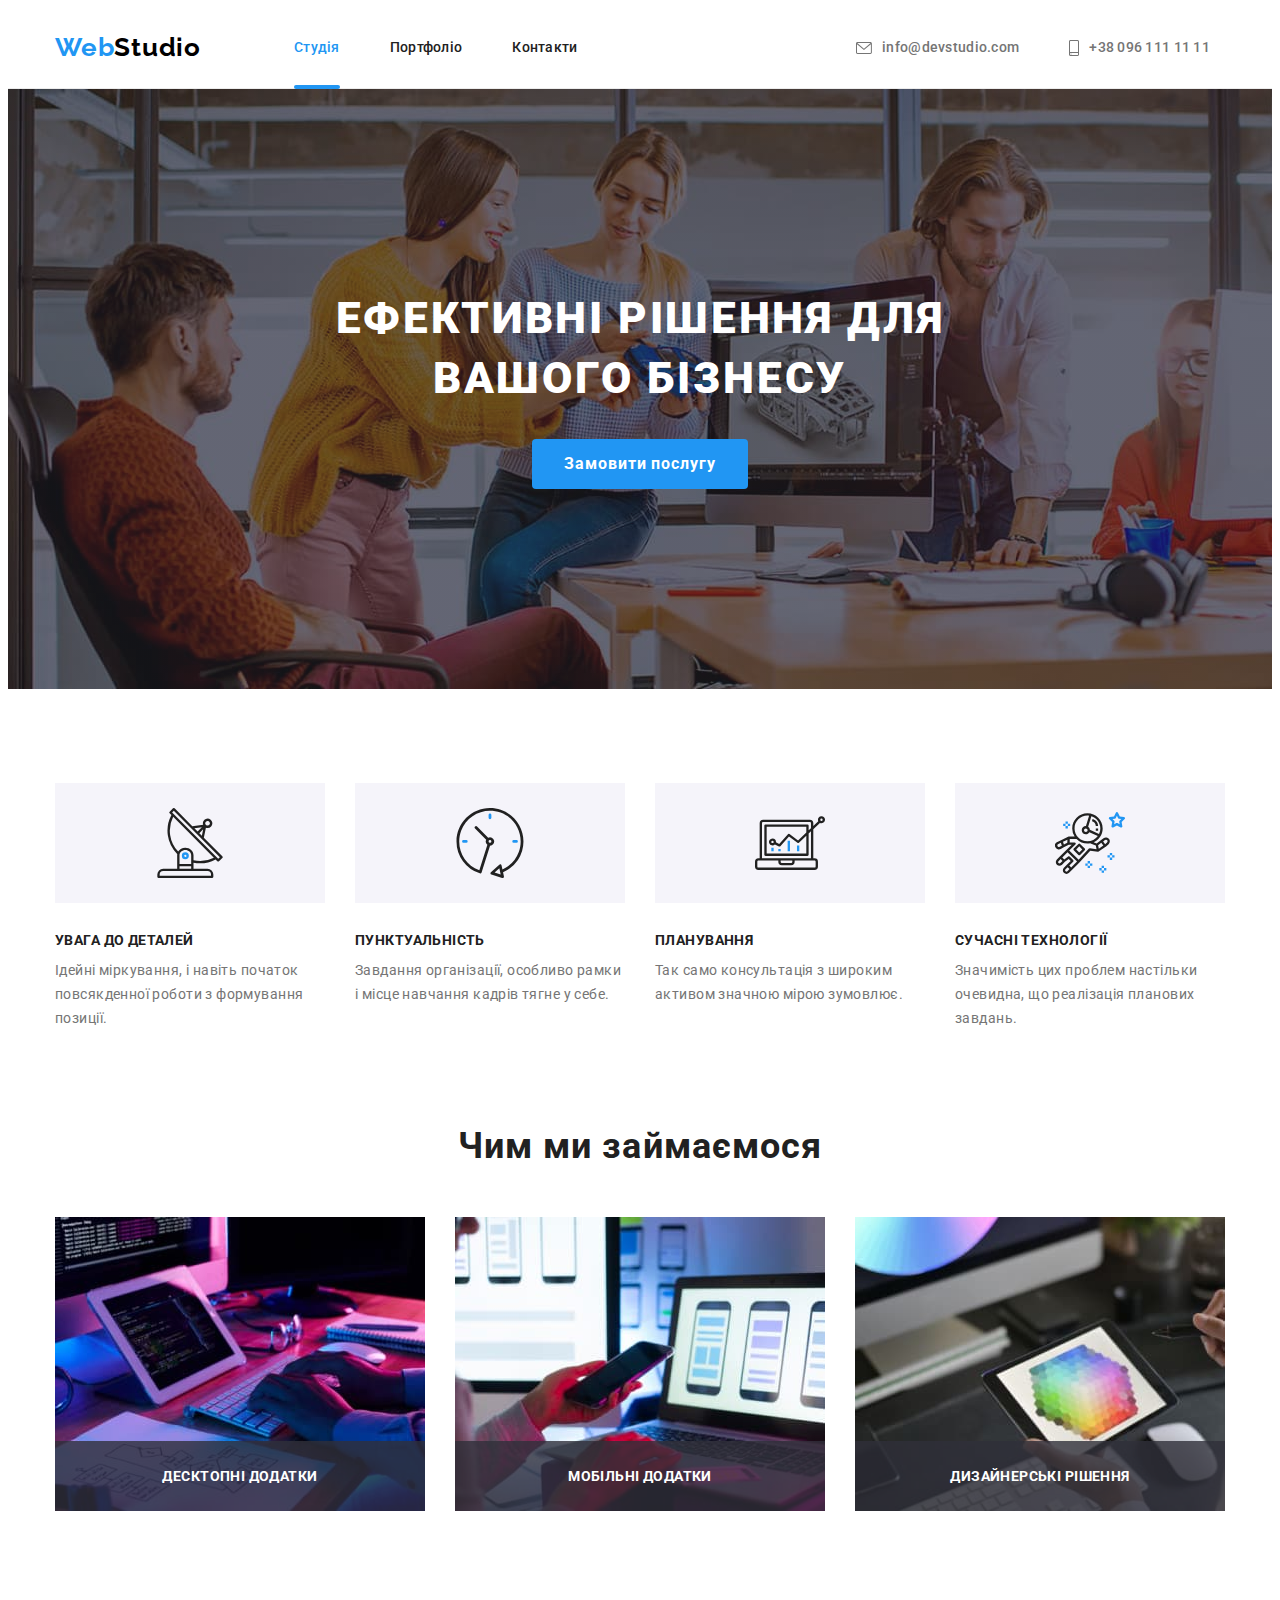
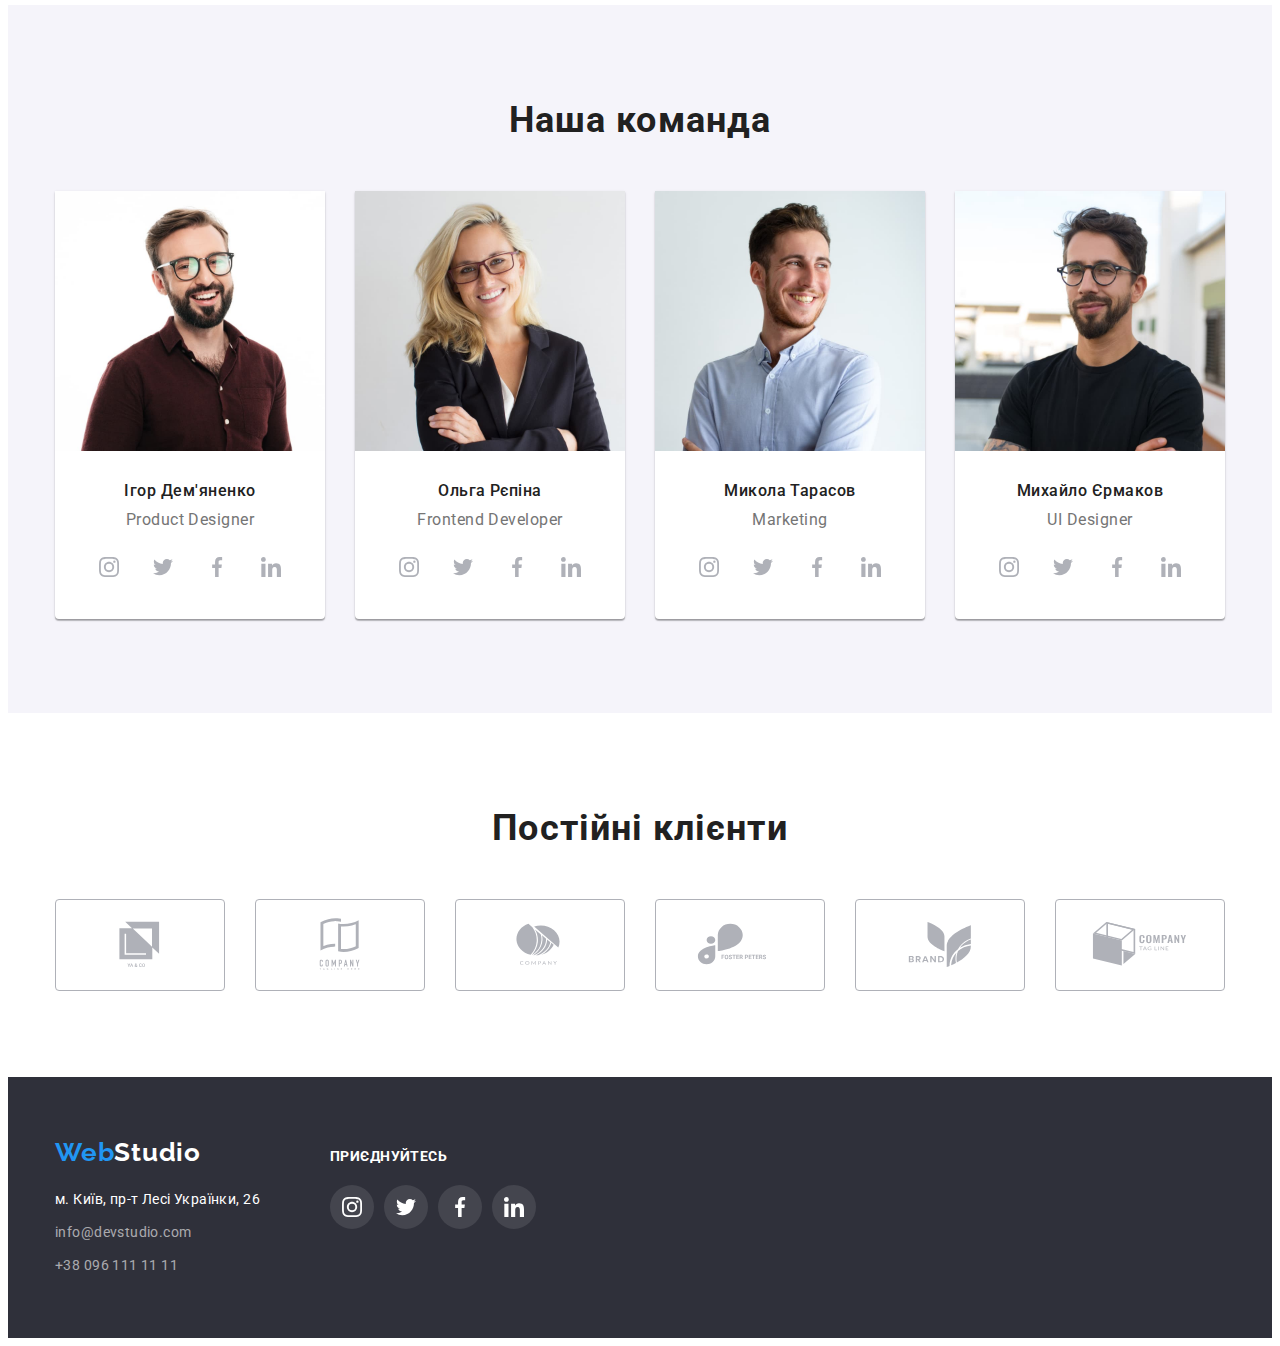
<file: index.html>
<!DOCTYPE html>
<html lang="uk">
<head>
    <meta charset="UTF-8">
    <meta http-equiv="X-UA-Compatible" content="IE=edge">
    <meta name="viewport" content="width=device-width, initial-scale=1.0">
    <title>Студія</title>
    <link rel="preconnect" href="https://fonts.googleapis.com">
    <link rel="preconnect" href="https://fonts.gstatic.com" crossorigin>
    <link href="https://fonts.googleapis.com/css2?family=Raleway:wght@700&family=Roboto:wght@400;500;700;900&display=swap"
        rel="stylesheet">
    <link rel="stylesheet" href="https://cdnjs.cloudflare.com/ajax/libs/modern-normalize/1.1.0/modern-normalize.min.css"
        integrity="sha512-wpPYUAdjBVSE4KJnH1VR1HeZfpl1ub8YT/NKx4PuQ5NmX2tKuGu6U/JRp5y+Y8XG2tV+wKQpNHVUX03MfMFn9Q=="
        crossorigin="anonymous" referrerpolicy="no-referrer" />
    <link rel="stylesheet" href="./css/styles.css">
</head>
<body>
    <header class="header">
        <div class="container header-container">
            <a class="header-logo" href="./index.html">
                <span class="header-logo-web">Web</span><span class="header-logo-studio">Studio</span>
            </a>
            <nav class="navigation">
                <ul class="navigation-list">
                    <li class="navigation-item-list">
                        <a class="navigation-item current" href="./index.html">Студія</a>
                    </li>
                    <li class="navigation-item-list">
                        <a class="navigation-item" href="./portfolio.html">Портфоліо</a>
                    </li>
                    <li class="navigation-item-list">
                        <a class="navigation-item" href="">Контакти</a>
                    </li>
                </ul>
            </nav>
            <ul class="contacts-list">
                <li class="contacts-list-item">
                    <a class="contacts-header" href="mailto:info@devstudio.com"> 
                        <svg class="contacts-icon" width="16px" height="12px">
                          <use href="./images/icons.svg#envelope"></use>
                        </svg>
                        info@devstudio.com
                    </a>
                </li>
                <li class="contacts-list-item">
                    <a class="contacts-header" href="tel:+380961111111">
                        <svg class="contacts-icon" width="10px" height="16px">
                            <use href="./images/icons.svg#smartphone"></use>
                        </svg>
                        +38 096 111 11 11</a></li>
            </ul>
        </div>
    </header>
    <main>
        <section class="section hero">
            <div class="container">
                <h1 class="main-title">Ефективні рішення для вашого бізнесу</h1>
                <button type="button" class="btn order-btn"  data-modal-open>Замовити послугу</button>
            </div>
        </section>
        <section class="section advantages">
            <div class="container">
                <h2 class="visually-hidden">Переваги</h2>
                <ul class="advantages-list">
                    <li>
                        <div class="advantages-icon">
                            <svg class="advantages-icon-item" width="70px" height="70px">
                                <use href="./images/icons.svg#antenna"></use>
                              </svg>
                        </div>
                        <div class="advantages-item">
                            <h3 class="advantages-title">УВАГА ДО ДЕТАЛЕЙ</h3>
                            <p class="advantages-paragraph">Ідейні міркування, і навіть початок повсякденної роботи з формування позиції.</p>
                        </div>
                    </li>
                    <li>
                        <div class="advantages-icon">
                            <svg class="advantages-icon-item" width="70px" height="70px">
                                <use href="./images/icons.svg#clock"></use>
                              </svg>
                        </div>
                        <div class="advantages-item">
                            <h3 class="advantages-title">ПУНКТУАЛЬНІСТЬ</h3>
                            <p class="advantages-paragraph">Завдання організації, особливо рамки і місце навчання кадрів тягне у себе.</p>
                        </div>
                    </li>
                    <li>
                        <div class="advantages-icon">
                            <svg class="advantages-icon-item" width="70px" height="70px">
                                <use href="./images/icons.svg#diagram"></use>
                              </svg>
                        </div>
                        <div class="advantages-item">
                            <h3 class="advantages-title">ПЛАНУВАННЯ</h3>
                            <p class="advantages-paragraph">Так само консультація з широким активом значною мірою зумовлює.</p>
                        </div>
                    </li>
                    <li>
                        <div class="advantages-icon">
                            <svg class="advantages-icon-item" width="70px" height="70px">
                                <use href="./images/icons.svg#astronaut"></use>
                              </svg>
                        </div>
                        <div class="advantages-item">
                            <h3 class="advantages-title">СУЧАСНІ ТЕХНОЛОГІЇ</h3>
                            <p class="advantages-paragraph">Значимість цих проблем настільки очевидна, що реалізація планових завдань.</p>
                        </div>
                    </li>
                </ul>
            </div>
        </section>
        <section class="section works">
            <div class="container">
                <h2 class="title-h2">Чим ми займаємося</h2>
                <ul class="works-box">
                    <li>
                        <div class="works-wrapper">
                            <img src="./images/img1.jpg" alt="Верстка" width="370" height="294">
                            <div class="works-overlay">
                                <p class="works-overlay-text">десктопні додатки</p>
                            </div>
                        </div> 
                    </li>
                    <li>
                        <div class="works-wrapper">
                            <img src="./images/img2.jpg" alt="Додатки" width="370" height="294">
                            <div class="works-overlay">
                                <p class="works-overlay-text">мобільні додатки</p>
                            </div>
                        </div> 
                    </li>
                    <li>
                        <div class="works-wrapper">
                            <img src="./images/img3.jpg" alt="Дизайн" width="370" height="294">
                            <div class="works-overlay">
                                <p class="works-overlay-text">дизайнерські рішення</p>
                            </div>
                        </div>
                    </li>
                </ul>
            </div>
        </section>
        <section class="section team">
            <div class="container">
                <h2 class="title-h2 our-team">Наша команда</h2>
                <ul class="team-list">
                    <li class="team-box">
                        <img src="./images/ihor.jpg" alt="Ігор Дем'яненко" width="270" height="260">
                        <div class="name-card">
                            <h3 class="name">Ігор Дем'яненко</h3>
                            <p class="position">Product Designer</p>
                        </div>
                        <ul class="social-list">
                            <li class="socials">
                                <a href="" class="social-link">
                                    <svg class="social-icon" width="20" height="20">
                                      <use href="./images/icons.svg#instagram-1"></use>
                                    </svg>
                                </a>
                            </li>
                            <li class="socials">
                                <a href="" class="social-link">
                                    <svg class="social-icon" width="20" height="20">
                                        <use href="./images/icons.svg#twitter-1"></use>
                                    </svg>
                                </a>
                            </li>
                            <li class="socials">
                                <a href="" class="social-link">
                                    <svg class="social-icon" width="20" height="20">
                                        <use href="./images/icons.svg#facebook-1"></use>
                                    </svg>
                                </a>
                            </li>
                            <li class="socials">
                                <a href="" class="social-link">
                                    <svg class="social-icon" width="20" height="20">
                                        <use href="./images/icons.svg#linkedin-1"></use>
                                    </svg>
                                </a>
                            </li>
                        </ul>
                    </li>
                    <li class="team-box">
                        <img src="./images/olha.jpg" alt="Ольга Рєпіна" width="270" height="260">
                        <div class="name-card">
                            <h3 class="name">Ольга Рєпіна</h3>
                            <p class="position">Frontend Developer</p>
                        </div>
                        <ul class="social-list">
                            <li class="socials">
                                <a href="" class="social-link">
                                    <svg class="social-icon" width="20" height="20">
                                      <use href="./images/icons.svg#instagram-1"></use>
                                    </svg>
                                </a>
                            </li>
                            <li class="socials">
                                <a href="" class="social-link">
                                    <svg class="social-icon" width="20" height="20">
                                        <use href="./images/icons.svg#twitter-1"></use>
                                    </svg>
                                </a>
                            </li>
                            <li class="socials">
                                <a href="" class="social-link">
                                    <svg class="social-icon" width="20" height="20">
                                        <use href="./images/icons.svg#facebook-1"></use>
                                    </svg>
                                </a>
                            </li>
                            <li class="socials">
                                <a href="" class="social-link">
                                    <svg class="social-icon" width="20" height="20">
                                        <use href="./images/icons.svg#linkedin-1"></use>
                                    </svg>
                                </a>
                            </li>
                        </ul>
                    </li>
                    <li class="team-box">
                        <img src="./images/mykola.jpg" alt="Микола Тарасов" width="270" height="260">
                        <div class="name-card">
                            <h3 class="name">Микола Тарасов</h3>
                            <p class="position">Marketing</p>
                        </div>
                        <ul class="social-list">
                            <li class="socials">
                                <a href="" class="social-link">
                                    <svg class="social-icon" width="20" height="20">
                                      <use href="./images/icons.svg#instagram-1"></use>
                                    </svg>
                                </a>
                            </li>
                            <li class="socials">
                                <a href="" class="social-link">
                                    <svg class="social-icon" width="20" height="20">
                                        <use href="./images/icons.svg#twitter-1"></use>
                                    </svg>
                                </a>
                            </li>
                            <li class="socials">
                                <a href="" class="social-link">
                                    <svg class="social-icon" width="20" height="20">
                                        <use href="./images/icons.svg#facebook-1"></use>
                                    </svg>
                                </a>
                            </li>
                            <li class="socials">
                                <a href="" class="social-link">
                                    <svg class="social-icon" width="20" height="20">
                                        <use href="./images/icons.svg#linkedin-1"></use>
                                    </svg>
                                </a>
                            </li>
                        </ul>
                    </li>
                    <li class="team-box">
                        <img src="./images/mykhailo.jpg" alt="Михайло Єрмаков" width="270" height="260">
                        <div class="name-card">
                            <h3 class="name">Михайло Єрмаков</h3>
                            <p class="position">UI Designer</p>
                        </div>
                        <ul class="social-list">
                            <li class="socials">
                                <a href="" class="social-link">
                                    <svg class="social-icon" width="20" height="20">
                                      <use href="./images/icons.svg#instagram-1"></use>
                                    </svg>
                                </a>
                            </li>
                            <li class="socials">
                                <a href="" class="social-link">
                                    <svg class="social-icon" width="20" height="20">
                                        <use href="./images/icons.svg#twitter-1"></use>
                                    </svg>
                                </a>
                            </li>
                            <li class="socials">
                                <a href="" class="social-link">
                                    <svg class="social-icon" width="20" height="20">
                                        <use href="./images/icons.svg#facebook-1"></use>
                                    </svg>
                                </a>
                            </li>
                            <li class="socials">
                                <a href="" class="social-link">
                                    <svg class="social-icon" width="20" height="20">
                                        <use href="./images/icons.svg#linkedin-1"></use>
                                    </svg>
                                </a>
                            </li>
                        </ul>
                    </li>
                </ul>
            </div>
        </section>
        <section class="section clients">
            <div class="container">
                <h2 class="title-h2">Постійні клієнти</h2>
                <ul class="clients-list">
                    <li class="client-item">
                        <a href="" class="client-link">
                            <svg class="client-icon" width="170px" height="92px">
                              <use href="./images/icons.svg#logo1"></use>
                            </svg>
                        </a>
                    </li>
                    <li class="client-item">
                        <a href="" class="client-link">
                            <svg class="client-icon" width="170px" height="92px">
                                <use href="./images/icons.svg#logo2"></use>
                            </svg>
                        </a>
                    </li>
                    <li class="client-item">
                        <a href="" class="client-link">
                            <svg class="client-icon" width="170px" height="92px">
                                <use href="./images/icons.svg#logo3"></use>
                            </svg>
                        </a>
                    </li>
                    <li class="client-item">
                        <a href="" class="client-link">
                            <svg class="client-icon" width="170px" height="92px">
                                <use href="./images/icons.svg#logo4"></use>
                            </svg>
                        </a>
                    </li>
                    <li class="client-item">
                        <a href="" class="client-link">
                            <svg class="client-icon" width="170px" height="92px">
                                <use href="./images/icons.svg#logo5"></use>
                            </svg>
                        </a>
                    </li>
                    <li class="client-item">
                        <a href="" class="client-link">
                            <svg class="client-icon" width="170px" height="92px">
                                <use href="./images/icons.svg#logo6"></use>
                            </svg>
                        </a>
                    </li>
                </ul>
            </div>
        </section>
    </main>
    <footer>
        <div class="container footer-container">
            <div class="contacts-container-footer">
                <a class="footer-logo" href="./index.html">
                    <span class="footer-logo-web">Web</span><span class="footer-logo-studio">Studio</span>
                </a>
                <address>
                    <ul>
                        <li class="contacts-list-footer">
                            <a class="address" href="https://goo.gl/maps/gof1zhiNNg2WMiFN7" target="_blank"
                                rel="noopener noreferrer nofollow">
                                м. Київ, пр-т Лесі Українки, 26
                            </a>
                        </li>
                        <li class="contacts-list-footer"><a class="contacts-footer" href="mailto:info@devstudio.com">info@devstudio.com</a></li>
                        <li class="contacts-list-footer"><a class="contacts-footer" href="tel:+380961111111">+38 096 111 11 11</a></li>
                    </ul>
                </address>
            </div> 
            <div class="socials-container-footer">
                <p class="sign-footer">приєднуйтесь</p>
                <ul class="socials-list-footer">
                    <li class="socials-item-footer">
                        <a href="" class="social-link-footer">
                            <svg class="social-icon-footer" width="20" height="20">
                              <use href="./images/icons.svg#instagram-footer"></use>
                            </svg>
                        </a>
                    </li>
                    <li class="socials-item-footer">
                        <a href="" class="social-link-footer">
                            <svg class="social-icon-footer" width="20" height="20">
                                <use href="./images/icons.svg#twitter-footer"></use>
                            </svg>
                        </a>
                    </li>
                    <li class="socials-item-footer">
                        <a href="" class="social-link-footer">
                            <svg class="social-icon-footer" width="20" height="20">
                                <use href="./images/icons.svg#facebook-footer"></use>
                            </svg>
                        </a>
                    </li>
                    <li class="socials-item-footer">
                        <a href="" class="social-link-footer">
                            <svg class="social-icon-footer" width="20" height="20">
                                <use href="./images/icons.svg#linkedin-footer"></use>
                            </svg>
                        </a>
                    </li>
                </ul>
            </div>
        </div>
    </footer>
    <div class="backdrop is-hidden" data-modal>
        <div class="modal">
            <button class="btn-close" type="button" data-modal-close>
                <svg class="btn-close-icon" width="18" height="18">
                  <use href="./images/icons.svg#close-btn"></use>
                </svg>
            </button>
        </div>
    </div>
    <script src="./js/modal.js"></script>
</body>
</html>
</file>
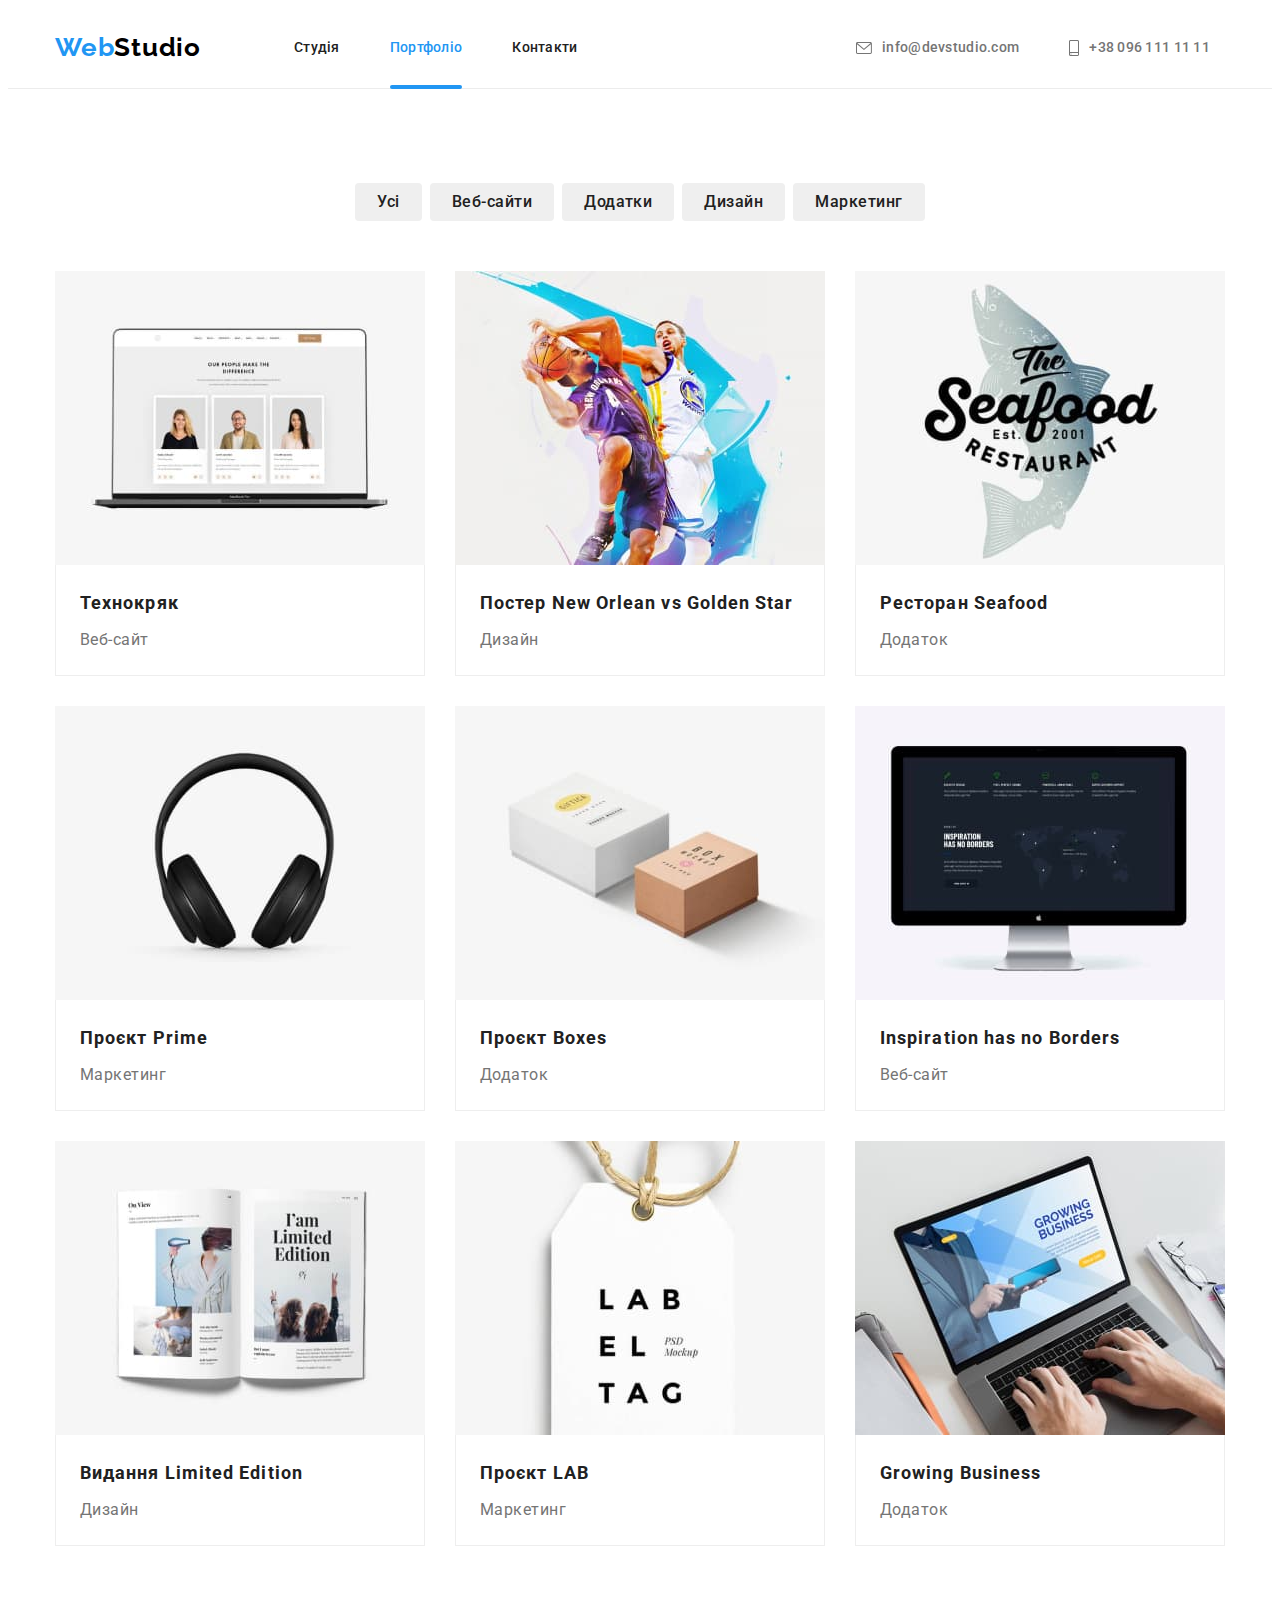
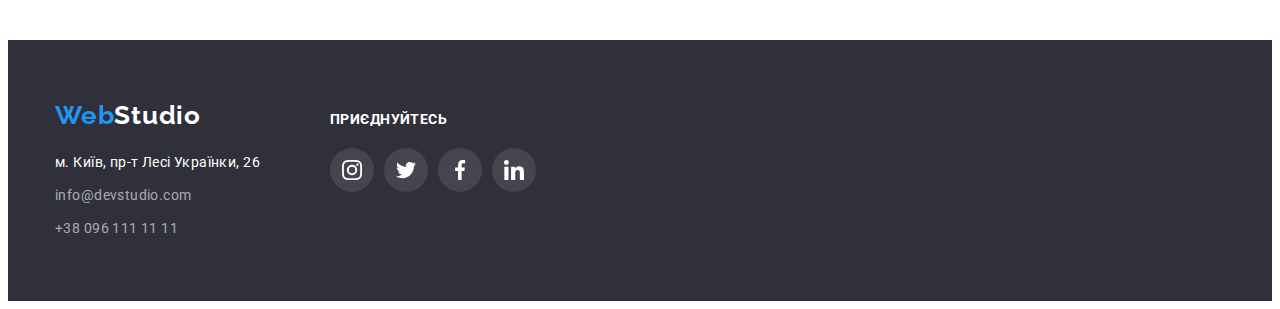
<file: portfolio.html>
<!DOCTYPE html>
<html lang="uk">
<head>
    <meta charset="UTF-8">
    <meta http-equiv="X-UA-Compatible" content="IE=edge">
    <meta name="viewport" content="width=device-width, initial-scale=1.0">
    <title>Портфоліо</title>
    <link rel="preconnect" href="https://fonts.googleapis.com">
    <link rel="preconnect" href="https://fonts.gstatic.com" crossorigin>
    <link href="https://fonts.googleapis.com/css2?family=Raleway:wght@700&family=Roboto:wght@400;500;700;900&display=swap"
        rel="stylesheet">
    <link rel="stylesheet" href="https://cdnjs.cloudflare.com/ajax/libs/modern-normalize/1.1.0/modern-normalize.min.css"
        integrity="sha512-wpPYUAdjBVSE4KJnH1VR1HeZfpl1ub8YT/NKx4PuQ5NmX2tKuGu6U/JRp5y+Y8XG2tV+wKQpNHVUX03MfMFn9Q=="
        crossorigin="anonymous" referrerpolicy="no-referrer" />
    <link rel="stylesheet" href="./css/styles.css">
</head>
<body>
    <header class="header">
        <div class="container header-container">
            <a class="header-logo" href="./index.html">
                <span class="header-logo-web">Web</span><span class="header-logo-studio">Studio</span>
            </a>
            <nav class="navigation">
                <ul class="navigation-list">
                    <li class="navigation-item-list">
                        <a class="navigation-item" href="./index.html">Студія</a>
                    </li>
                    <li class="navigation-item-list">
                        <a class="navigation-item current" href="./portfolio.html">Портфоліо</a>
                    </li>
                    <li class="navigation-item-list">
                        <a class="navigation-item" href="">Контакти</a>
                    </li>
                </ul>
            </nav>
            <ul class="contacts-list">
                <li class="contacts-list-item">
                    <a class="contacts-header" href="mailto:info@devstudio.com"> 
                        <svg class="contacts-icon" width="16px" height="12px">
                          <use href="./images/icons.svg#envelope"></use>
                        </svg>
                        info@devstudio.com
                    </a>
                </li>
                <li class="contacts-list-item">
                    <a class="contacts-header" href="tel:+380961111111">
                        <svg class="contacts-icon" width="10px" height="16px">
                            <use href="./images/icons.svg#smartphone"></use>
                        </svg>
                        +38 096 111 11 11</a></li>
            </ul>
        </div>
    </header>
    <main>
        <section class="section examples">
            <div class="container">
                <h1 class="visually-hidden">Приклади робіт</h1>
                <ul class="btn-list">
                    <li class="btn-item"><button type="button" class="btn filter-btn">Усі</button></li>
                    <li class="btn-item"><button type="button" class="btn filter-btn">Веб-сайти</button></li>
                    <li class="btn-item"><button type="button" class="btn filter-btn">Додатки</button></li>
                    <li class="btn-item"><button type="button" class="btn filter-btn">Дизайн</button></li>
                    <li class="btn-item"><button type="button" class="btn filter-btn">Маркетинг</button></li>
                </ul>
                <ul class="examples-cards">
                    <li class="example-item">
                        <a class="card-item" href="">
                            <div class="card-wrapper">
                                <img src="./images/tekhnokriak.jpg" alt="Технокряк" width="370" height="294">
                                <div class="card-overlay">
                                    <p class="card-overlay-text">Ресурс пропонує комплексні пропозиції з різним рівнем функціоналу та сервісів. Все це дозволить відвідувачу отримати вичерпні відомості про компанію чи приватну особу.</p>
                                </div>
                            </div>
                            <div class="card-sign">
                                <h2 class="card-title">Технокряк</h2>
                                <p class="card-filter">Веб-сайт</p>
                            </div>
                        </a>
                    </li>
                    <li class="example-item">
                        <a class="card-item" href="">
                            <div class="card-wrapper">
                                <img src="./images/neworlean.jpg" alt="Постер New Orlean" width="370" height="294">
                                <div class="card-overlay">
                                    <p class="card-overlay-text">Ресурс пропонує комплексні пропозиції з різним рівнем функціоналу та сервісів. Все це дозволить відвідувачу отримати вичерпні відомості про компанію чи приватну особу.</p>
                                </div>
                            </div>
                            <div class="card-sign">
                                <h2 class="card-title">Постер New Orlean vs Golden Star</h2>
                                <p class="card-filter">Дизайн</p>
                            </div>   
                        </a>
                    </li>
                    <li class="example-item">
                        <a class="card-item" href="">
                            <div class="card-wrapper">
                                <img src="./images/seafood.jpg" alt="Ресторан Seafood" width="370" height="294">
                                <div class="card-overlay">
                                    <p class="card-overlay-text">Ресурс пропонує комплексні пропозиції з різним рівнем функціоналу та сервісів. Все це дозволить відвідувачу отримати вичерпні відомості про компанію чи приватну особу.</p>
                                </div>
                            </div>
                            <div class="card-sign">
                                <h2 class="card-title">Ресторан Seafood</h2>
                                <p class="card-filter">Додаток</p>
                            </div>
                        </a>
                    </li>
                    <li class="example-item">
                        <a class="card-item" href="">
                            <div class="card-wrapper">
                                <img src="./images/prime.jpg" alt="Проєкт Prime" width="370" height="294">
                                <div class="card-overlay">
                                    <p class="card-overlay-text">Ресурс пропонує комплексні пропозиції з різним рівнем функціоналу та сервісів. Все це дозволить відвідувачу отримати вичерпні відомості про компанію чи приватну особу.</p>
                                </div>
                            </div>
                            <div class="card-sign">
                                <h2 class="card-title">Проєкт Prime</h2>
                                <p class="card-filter">Маркетинг</p>
                            </div>
                        </a>
                    </li>
                    <li class="example-item">
                        <a class="card-item" href="">
                            <div class="card-wrapper">
                                <img src="./images/boxes.jpg" alt="Проєкт Boxes" width="370" height="294">
                                <div class="card-overlay">
                                    <p class="card-overlay-text">Ресурс пропонує комплексні пропозиції з різним рівнем функціоналу та сервісів. Все це дозволить відвідувачу отримати вичерпні відомості про компанію чи приватну особу.</p>
                                </div>
                            </div>
                            <div class="card-sign">
                               <h2 class="card-title">Проєкт Boxes</h2>
                               <p class="card-filter">Додаток</p>
                            </div>
                        </a>
                    </li>
                    <li class="example-item">
                        <a class="card-item" href="">
                            <div class="card-wrapper">
                                <img src="./images/inspiration.jpg" alt="Inspiration" width="370" height="294">
                                <div class="card-overlay">
                                    <p class="card-overlay-text">Ресурс пропонує комплексні пропозиції з різним рівнем функціоналу та сервісів. Все це дозволить відвідувачу отримати вичерпні відомості про компанію чи приватну особу.</p>
                                </div>
                            </div>
                            <div class="card-sign">
                                <h2 class="card-title">Inspiration has no Borders</h2>
                                <p class="card-filter">Веб-сайт</p>
                            </div>  
                        </a>
                    </li>
                    <li class="example-item">
                        <a class="card-item" href="">
                            <div class="card-wrapper">
                                <img src="./images/limitededition.jpg" alt="Limited Edition" width="370" height="294">
                                <div class="card-overlay">
                                    <p class="card-overlay-text">Ресурс пропонує комплексні пропозиції з різним рівнем функціоналу та сервісів. Все це дозволить відвідувачу отримати вичерпні відомості про компанію чи приватну особу.</p>
                                </div>
                            </div>
                            <div class="card-sign">
                                <h2 class="card-title">Видання Limited Edition</h2>
                                <p class="card-filter">Дизайн</p>
                            </div>
                        </a>
                    </li>
                    <li class="example-item">
                        <a class="card-item" href="">
                            <div class="card-wrapper">
                                <img src="./images/lab.jpg" alt="Проєкт LAB" width="370" height="294">
                                <div class="card-overlay">
                                    <p class="card-overlay-text">Ресурс пропонує комплексні пропозиції з різним рівнем функціоналу та сервісів. Все це дозволить відвідувачу отримати вичерпні відомості про компанію чи приватну особу.</p>
                                </div>
                            </div>
                            <div class="card-sign">
                                <h2 class="card-title">Проєкт LAB</h2>
                                <p class="card-filter">Маркетинг</p>
                            </div>
                        </a>
                    </li>
                    <li class="example-item">
                       <a class="card-item" href="">
                        <div class="card-wrapper">
                            <img src="./images/growingbusiness.jpg" alt="Growing Business" width="370" height="294">
                            <div class="card-overlay">
                                <p class="card-overlay-text">Ресурс пропонує комплексні пропозиції з різним рівнем функціоналу та сервісів. Все це дозволить відвідувачу отримати вичерпні відомості про компанію чи приватну особу.</p>
                            </div>
                        </div>
                            <div class="card-sign">
                                <h2 class="card-title">Growing Business</h2>
                                <p class="card-filter">Додаток</p>
                            </div>
                       </a>
                    </li>
                </ul>
            </div>
       </section>
    </main>
    <footer>
        <div class="container footer-container">
            <div class="contacts-container-footer">
                <a class="footer-logo" href="./index.html">
                    <span class="footer-logo-web">Web</span><span class="footer-logo-studio">Studio</span>
                </a>
                <address>
                    <ul>
                        <li class="contacts-list-footer">
                            <a class="address" href="https://goo.gl/maps/gof1zhiNNg2WMiFN7" target="_blank"
                                rel="noopener noreferrer nofollow">
                                м. Київ, пр-т Лесі Українки, 26
                            </a>
                        </li>
                        <li class="contacts-list-footer"><a class="contacts-footer" href="mailto:info@devstudio.com">info@devstudio.com</a></li>
                        <li class="contacts-list-footer"><a class="contacts-footer" href="tel:+380961111111">+38 096 111 11 11</a></li>
                    </ul>
                </address>
            </div> 
            <div class="socials-container-footer">
                <p class="sign-footer">приєднуйтесь</p>
                <ul class="socials-list-footer">
                    <li class="socials-item-footer">
                        <a href="" class="social-link-footer">
                            <svg class="social-icon-footer" width="20" height="20">
                              <use href="./images/icons.svg#instagram-footer"></use>
                            </svg>
                        </a>
                    </li>
                    <li class="socials-item-footer">
                        <a href="" class="social-link-footer">
                            <svg class="social-icon-footer" width="20" height="20">
                                <use href="./images/icons.svg#twitter-footer"></use>
                            </svg>
                        </a>
                    </li>
                    <li class="socials-item-footer">
                        <a href="" class="social-link-footer">
                            <svg class="social-icon-footer" width="20" height="20">
                                <use href="./images/icons.svg#facebook-footer"></use>
                            </svg>
                        </a>
                    </li>
                    <li class="socials-item-footer">
                        <a href="" class="social-link-footer">
                            <svg class="social-icon-footer" width="20" height="20">
                                <use href="./images/icons.svg#linkedin-footer"></use>
                            </svg>
                        </a>
                    </li>
                </ul>
            </div>
        </div>
    </footer>
</body>
</html>
</file>
<file: css/styles.css>
html{
    box-sizing: border-box;
}
*,
*::before,
*::after {
    box-sizing: inherit;
}

/* Обнулення стилів */
h1, 
h2, 
h3, 
h4, 
h5, 
h6, 
p {
    margin: 0;
}
a {
    text-decoration: none;
}
ul {
    list-style: none;
    margin: 0;
    padding: 0;
}
img {
    display: block;
    max-width: 100%;
    height: auto;
}

/* Приховані заголовки */
.visually-hidden {
    position: absolute;
    width: 1px;
    height: 1px;
    margin: -1px;
    border: 0;
    padding: 0;
    white-space: nowrap;
    clip-path: inset(100%);
    clip: rect(0 0 0 0);
    overflow: hidden;
}

/* Базова геометрія */
.container{
    width: 1200px;
    padding-left: 15px;
    padding-right: 15px;
    margin: 0 auto;
}
.section{
    padding-top: 94px;
    padding-bottom: 94px;
}

/* Змінні кольорів */
:root {
    --title-color: #212121;
    --text-color: #757575;
    --active-color: #2196F3; 
    --logo-web-color: #2196F3;
    --background-color: #FFFFFF;
}

/* Домінантний шрифт */
body {
    font-family: 'Roboto', sans-serif;
    color: var(--title-color);
    background-color: var(--background-color);
}

/* Header */
.header{
    border-bottom: 1px solid #ECECEC;
}
.header-container {
    display: flex;
}
.navigation-list {
    display: flex;
}
.contacts-list {
    display: flex;
    margin-left: auto;
    margin-right: 15px;
}
.header-logo{
    padding-top: 24px;
    padding-bottom: 25px;
}
.header-logo-web {
    font-family: 'Raleway';
    font-weight: 700;
    font-size: 26px;
    line-height: 1.19;
    letter-spacing: 0.03em;
    color: var(--logo-web-color);
}
.header-logo-studio {
    font-family: 'Raleway';
    font-weight: 700;
    font-size: 26px;
    line-height: 1.19;
    letter-spacing: 0.03em;
    color: #000000;
}
.navigation{
    margin-left: 93px;
}
.navigation-item {
    position: relative;
    display: block;
    padding-top: 32px;
    padding-bottom: 32px; 
    font-weight: 500;
    font-size: 14px;
    line-height: 1.14;
    letter-spacing: 0.02em;
    color: var(--title-color);
    transition: color 250ms cubic-bezier(0.4, 0, 0.2, 1);
}
.navigation-item.current{
    color: var(--active-color);
}
.navigation-item.current::after{
    content: " ";
    position: absolute;
    bottom: -1px;
    left: 0;
    display: block;
    width: 100%;
    height: 4px;
    border-radius: 2px;
    background: #2196F3;
}
.navigation-item-list:not(:first-child){
    margin-left: 50px;
}
.contacts-icon{
    fill: var(--text-color);
    margin-right: 10px;
    transition: fill 250ms cubic-bezier(0.4, 0, 0.2, 1);
}
.contacts-header{
    display: flex;
    align-items: center;
    padding-top: 32px;
    padding-bottom: 32px;
    font-weight: 500;
    font-size: 14px;
    line-height: 1.14;
    letter-spacing: 0.02em;
    color: var(--text-color);
    transition: color 250ms cubic-bezier(0.4, 0, 0.2, 1);
}
.contacts-list-item:not(:first-child) {
    margin-left: 50px;
}
.navigation-item:hover,
.navigation-item:focus,
.contacts-header:hover,
.contacts-header:focus {
    color: var(--active-color);
}
.contacts-header:hover .contacts-icon,
.contacts-header:focus .contacts-icon{
    fill: var(--active-color);
}
.btn {
    cursor: pointer;
    border: none;
}

/* Studio */
.hero {
    max-width: 1600px;
    height: 600px;
    margin-left: auto;
    margin-right: auto;
    padding-top: 200px;
    padding-bottom: 200px;
    background: #C4C4C4;
    background-image: 
    linear-gradient(
        to right,
        rgba(47, 48, 58, 0.4),
        rgba(47, 48, 58, 0.4)),
        url(../images/hero.jpg);
}
.main-title {
    max-width: 696px;
    margin: 0 auto;
    font-weight: 900;
    font-size: 44px;
    line-height: 1.36;
    text-align: center;
    letter-spacing: 0.06em;
    text-transform: uppercase;
    color: #FFFFFF;
}
.order-btn {
    display: block;
    margin: 0 auto;
    margin-top: 30px;
    min-width: 216px;
    min-height: 50px;
    border-radius: 4px;
    font-family: inherit;
    font-weight: 700;
    font-size: 16px;
    line-height: 1.88;
    letter-spacing: 0.06em;
    color: #FFFFFF;
    background: var(--active-color);
    transition: background-color 250ms cubic-bezier(0.4, 0, 0.2, 1);
}
.order-btn:hover,
.order-btn:focus {
    background-color: #188CE8;
}
.advantages-list {
    display: flex;
    gap: 30px;
}
.works{
    padding-top: 0;
}
.works-box{
    display: flex;
    gap: 30px;
}
.works-wrapper{
    position: relative;
}
.works-overlay{
    position: absolute;
    bottom: 0;
    left: 0;
    display: flex;
    align-items: center;
    justify-content: center;
    width: 100%;
    min-height: 70px;
    background: rgba(47, 48, 58, 0.8);
}
.works-overlay-text{
    font-family: 'Roboto';
    font-style: normal;
    font-weight: 700;
    font-size: 14px;
    line-height: 16px;
    text-align: center;
    letter-spacing: 0.03em;
    text-transform: uppercase;
    color: #FFFFFF;
}
.advantages-item{
    width: 270px;
}
.advantages-icon{
    display: flex;
    align-items: center;
    justify-content: center;
    min-width: 270px;
    min-height: 120px;
    margin-bottom: 30px;
    background-color: #F5F4FA;;
}
.advantages-title {
    margin-bottom: 10px;
    font-weight: 700;
    font-size: 14px;
    line-height: 1.14;
    letter-spacing: 0.03em;
    text-transform: uppercase;
}
 .advantages-paragraph {
    font-size: 14px;
    line-height: 1.71;
    letter-spacing: 0.03em;
    color: var(--text-color);
 }
.title-h2 {
    margin-bottom: 50px;
    font-weight: 700;
    font-size: 36px;
    line-height: 1.17;
    text-align: center;
    letter-spacing: 0.03em;
}
.team{
    background-color: #F5F4FA;
}
.team-list{
    display: flex;
    gap: 30px;
}
.team-box{
    background-color: var(--background-color);
    box-shadow: 0px 1px 3px rgba(0, 0, 0, 0.12), 0px 1px 1px rgba(0, 0, 0, 0.14), 0px 2px 1px rgba(0, 0, 0, 0.2);
    border-radius: 0px 0px 4px 4px;
}
.name-card{
    padding-top: 30px; 
    margin-bottom: 16px;
}
.name {
    margin-bottom: 10px;
    font-weight: 500;
    font-size: 16px;
    line-height: 1.19;
    text-align: center;
    letter-spacing: 0.03em;
}
.position {
    font-size: 16px;
    line-height: 1.19;
    text-align: center;
    letter-spacing: 0.03em;
    color: var(--text-color);
}
.social-list{
    display: flex;
    justify-content: center;
    gap: 10px;
    padding-bottom: 30px;
}
.social-link{
    display: flex;
    align-items: center;
    justify-content: center;
    width: 44px;
    height: 44px;
    border-radius: 50%;
    fill: #AFB1B8;
    transition: 
       fill 250ms cubic-bezier(0.4, 0, 0.2, 1), 
       background-color 250ms cubic-bezier(0.4, 0, 0.2, 1);
}
.social-link:hover,
.social-link:focus{
    fill: var(--background-color);
    background-color: var(--active-color);
}
.clients{
    padding-bottom: 86px;
}
.client-link{
    display: flex;
    align-items: center;
    justify-content: center;
    width: 170px;
    height: 92px;
    border: 1px solid #AFB1B8;
    border-radius: 4px;
    transition: border-color 250ms cubic-bezier(0.4, 0, 0.2, 1);
}
.clients-list{
    display: flex;
    gap: 30px;
}
.client-link:hover .client-icon,
.client-link:focus .client-icon{
    fill: var(--active-color);
    
}
.client-link:hover,
.client-link:focus{
    border-color: var(--active-color);    
}

.client-icon{
    width: 106px;
    height: 60px;
    fill: #AFB1B8;
    transition: fill 250ms cubic-bezier(0.4, 0, 0.2, 1);
}


/* Portfolio */
.btn-list{
    display: flex;
    justify-content: center;
    margin-bottom: 50px;
}
.btn-item:not(:last-child) {
    margin-right: 8px;
}
.filter-btn {
    padding: 6px 22px;
    border-radius: 4px;
    font-family: inherit;
    font-weight: 500;
    font-size: 16px;
    line-height: 1.63;
    text-align: center;
    letter-spacing: 0.03em;
    color: var(--title-color);
    transition: 
       color 250ms cubic-bezier(0.4, 0, 0.2, 1), 
       background-color 250ms cubic-bezier(0.4, 0, 0.2, 1), 
       box-shadow 250ms cubic-bezier(0.4, 0, 0.2, 1) ;
}
.filter-btn:hover,
.filter-btn:focus {
    color: #FFFFFF;
    background-color: var(--active-color);
    box-shadow: 0px 3px 1px rgba(0, 0, 0, 0.1), 0px 1px 2px rgba(0, 0, 0, 0.08), 0px 2px 2px rgba(0, 0, 0, 0.12);
}
.examples-cards{
    display: flex;
    flex-wrap: wrap;
    gap: 30px;
}
.card-sign{
    padding: 20px 24px;
    border: 1px solid #EEEEEE;
    border-top: none;
}
.card-title {
    margin-bottom: 4px;
    font-weight: 700;
    font-size: 18px;
    line-height: 2;
    letter-spacing: 0.06em;
    color: var(--title-color);
}
.card-filter {
    font-size: 16px;
    line-height: 1.88;
    letter-spacing: 0.03em;
    color: var(--text-color);
}
.card-item{
    display: block;
    transition: box-shadow 250ms cubic-bezier(0.4, 0, 0.2, 1);
}
.card-item:hover,
.card-item:focus{
    box-shadow: 0px 1px 1px rgba(0, 0, 0, 0.12), 0px 4px 4px rgba(0, 0, 0, 0.06), 1px 4px 6px rgba(0, 0, 0, 0.16);
}
.card-wrapper{
    position: relative;
    overflow: hidden;
}
.card-overlay{
    position: absolute;
    bottom: 0;
    left: 0;
    transform: translateY(101%);
    display: flex;
    align-items: center;
    justify-content: center;
    width: 100%;
    height: 100%;
    padding: 63px 24px;
    background: rgba(33, 150, 243, 0.9);
    transition: transform 250ms cubic-bezier(0.4, 0, 0.2, 1);
}
.example-item:hover .card-overlay{
    transform: translateY(0);
}
.card-overlay-text{
    font-family: 'Roboto';
    font-style: normal;
    font-weight: 400;
    font-size: 18px;
    line-height: 28px;
    letter-spacing: 0.03em;
    color: #FFFFFF;
}


/* Footer */
footer {
    padding-top: 60px;
    padding-bottom: 60px;
    background: #2F303A;
}
.footer-container{
    display: flex;
    align-items: baseline;
}
.contacts-container-footer{
    margin-right: 70px;
}
.socials-container-footer{
    min-width: 206px;
    min-height: 80px;
}
.footer-logo{
    display: inline-block;
    margin-bottom: 20px;
}
.footer-logo-web {
    font-family: 'Raleway';
    font-weight: 700;
    font-size: 26px;
    line-height: 1.19;
    letter-spacing: 0.03em;
    color: var(--logo-web-color);
}
.footer-logo-studio {
    font-family: 'Raleway';
    font-weight: 700;
    font-size: 26px;
    line-height: 1.19;
    letter-spacing: 0.03em;
    color: #FFFFFF;
}
.address {
    font-family: 'Roboto';
    font-style: normal;
    font-size: 14px;
    line-height: 1.71;
    letter-spacing: 0.03em;
    color: #FFFFFF;
    transition: color 250ms cubic-bezier(0.4, 0, 0.2, 1);
}
.contacts-list-footer:not(:last-child){
    margin-bottom: 9px;
}
.contacts-footer {
    font-family: 'Roboto';
    font-style: normal;
    font-size: 14px;
    line-height: 1.71;
    letter-spacing: 0.03em;
    color: rgba(255, 255, 255, 0.6);
    transition: color 250ms cubic-bezier(0.4, 0, 0.2, 1);
}
.address:hover,
.address:focus,
.contacts-footer:hover,
.contacts-footer:focus {
    color: var(--active-color);
}
.sign-footer{
    font-family: 'Roboto';
    font-style: normal;
    font-weight: 700;
    font-size: 14px;
    line-height: 1.14;
    letter-spacing: 0.03em;
    text-transform: uppercase;
    color: #FFFFFF;
    margin-bottom: 20px;
}
.socials-list-footer{
    display: flex;
    gap: 10px;
}
.social-link-footer{
    display: flex;
    align-items: center;
    justify-content: center;
    width: 44px;
    height: 44px;
    fill: var(--background-color);
    background-color: rgba(255, 255, 255, 0.1);
    border-radius: 50%;
    transition: background-color 250ms cubic-bezier(0.4, 0, 0.2, 1);
}
.social-link-footer:hover ,
.social-link-footer:focus {
    background-color: var(--active-color);
}

/* Modal window */
.backdrop{
    position: fixed;
    top: 0;
    left: 0;
    width: 100%;
    height: 100%;
    background-color: rgba(0, 0, 0, 0.2);
    transition: 
       opacity 400ms cubic-bezier(0.4, 0, 0.2, 1), 
       transform 400ms cubic-bezier(0.4, 0, 0.2, 1);
}
.backdrop.is-hidden{
    opacity: 0;
    visibility: hidden;
    pointer-events: none;
    transform: scale(0.5);
}
.modal{
    position: absolute;
    top: 50%;
    left: 50%;
    transform: translate(-50%, -50%);
    width: 528px;
    min-height: 581px;
    background: var(--background-color);
    box-shadow: 0px 1px 3px rgba(0, 0, 0, 0.12), 0px 1px 1px rgba(0, 0, 0, 0.14), 0px 2px 1px rgba(0, 0, 0, 0.2);
    border-radius: 4px;
}
.btn-close{
    position: absolute;
    top: 8px;
    right: 8px;
    display: flex;
    align-items: center;
    justify-content: center;
    width: 30px;
    height: 30px;
    padding: 0;
    background: var(--background-color);
    border-radius: 50%;
    border: 1px solid rgba(0, 0, 0, 0.1);
    cursor: pointer;
}
.btn-close-icon{
    fill: #000000;
}
</file>
